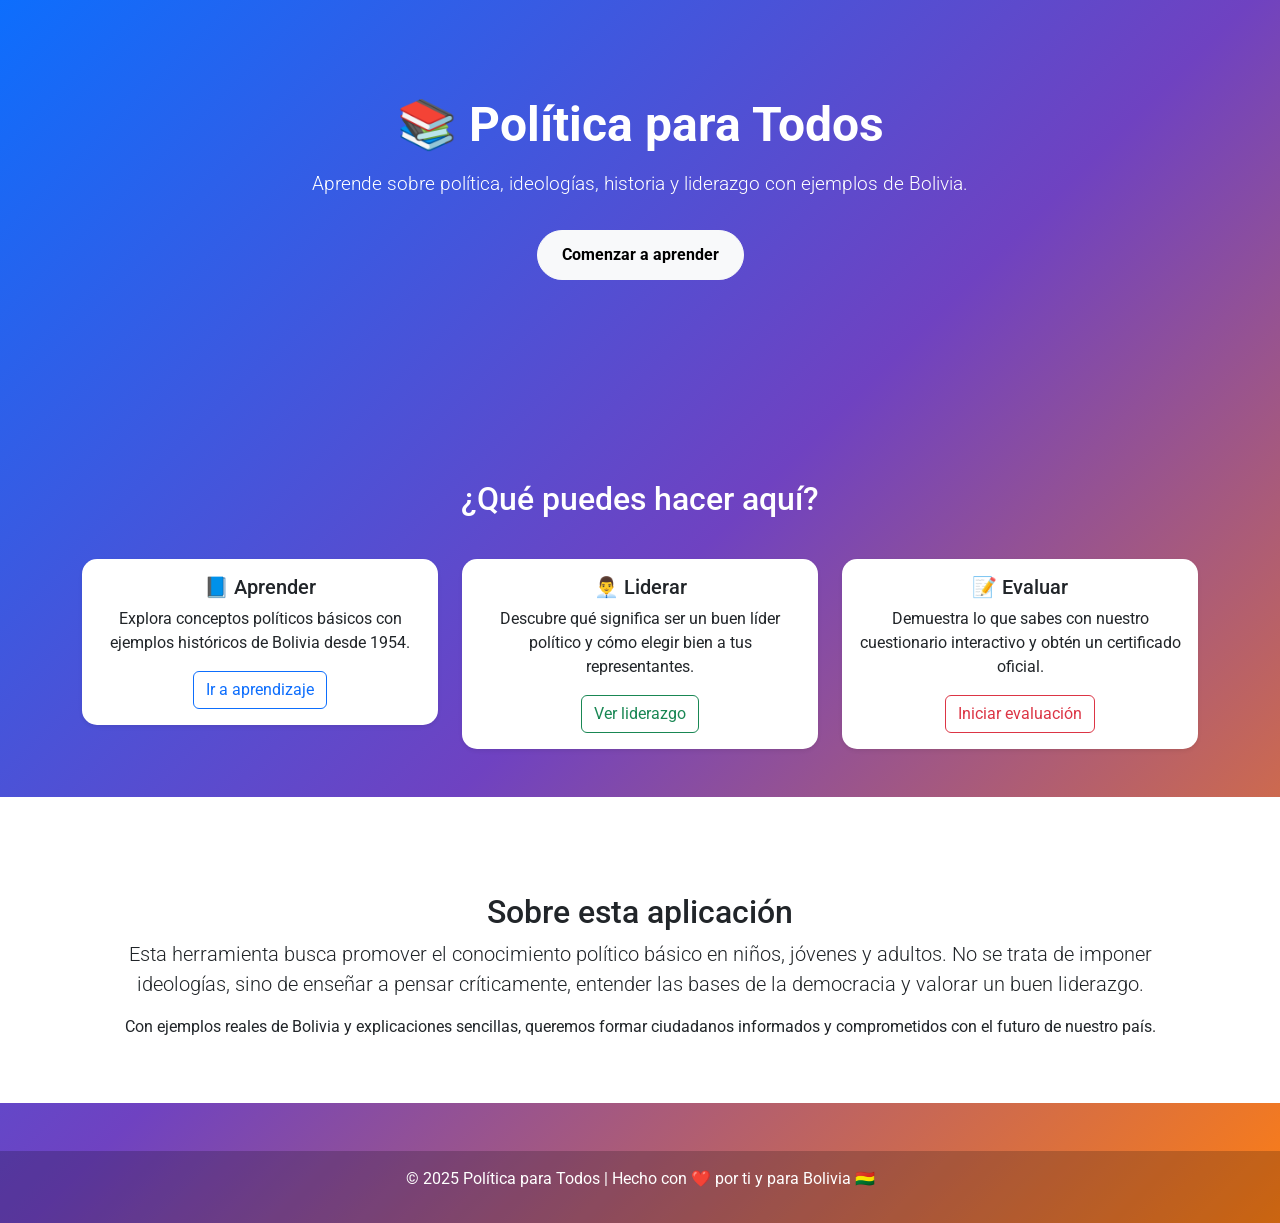
<file: index.html>
<!DOCTYPE html>
<html data-bs-theme="light" lang="en">

<head>
    <meta charset="utf-8">
    <meta name="viewport" content="width=device-width, initial-scale=1.0, shrink-to-fit=no">
    <title>Test</title>
    <link rel="stylesheet" href="assets/bootstrap/css/bootstrap.min.css">
    <link rel="stylesheet" href="assets/css/styles.css">
</head>

<body><!DOCTYPE html>
<html lang="es">
<head>
    <meta charset="UTF-8">
    <meta name="viewport" content="width=device-width, initial-scale=1">
    <title>Política para Todos - Inicio</title>
    <!-- Bootstrap CDN -->
    <link href="https://cdn.jsdelivr.net/npm/bootstrap@5.3.3/dist/css/bootstrap.min.css" rel="stylesheet">
    <!-- Google Fonts -->
    <link href="https://fonts.googleapis.com/css2?family=Roboto:wght@400;700&display=swap" rel="stylesheet">
    <style>
        body {
            font-family: 'Roboto', sans-serif;
            background: linear-gradient(135deg, #0d6efd, #6f42c1, #fd7e14);
            color: #fff;
            animation: gradientBG 15s ease infinite;
        }

        @keyframes gradientBG {
            0% {background-position: 0% 50%;}
            50% {background-position: 100% 50%;}
            100% {background-position: 0% 50%;}
        }

        .hero {
            padding: 6rem 0;
            text-align: center;
        }

        .hero h1 {
            font-size: 3rem;
            font-weight: 700;
        }

        .hero p {
            font-size: 1.2rem;
            margin-top: 1rem;
        }

        .btn-custom {
            margin: 0.5rem;
            padding: 0.75rem 1.5rem;
            font-weight: bold;
            border-radius: 30px;
            transition: all 0.3s ease;
        }

        .btn-custom:hover {
            transform: scale(1.05);
        }

        .section-title {
            font-size: 2rem;
            margin-top: 3rem;
            color: #fff;
        }

        .card {
            transition: transform 0.3s ease;
            border: none;
            border-radius: 15px;
        }

        .card:hover {
            transform: translateY(-5px);
        }

        .footer {
            background-color: rgba(0, 0, 0, 0.2);
            padding: 1rem;
            text-align: center;
            margin-top: 3rem;
        }
    </style>
</head>
<body>

<!-- Hero Section -->
<section class="hero">
    <div class="container">
        <h1>📚 Política para Todos</h1>
        <p class="lead">Aprende sobre política, ideologías, historia y liderazgo con ejemplos de Bolivia.</p>
        <a href="pagina1.html" class="btn btn-light btn-custom mt-3">Comenzar a aprender</a>
    </div>
</section>

<!-- Features Section -->
<section class="py-5 text-dark">
    <div class="container">
        <h2 class="section-title text-center">¿Qué puedes hacer aquí?</h2>
        <div class="row g-4 mt-3">
            <div class="col-md-4">
                <div class="card shadow-sm">
                    <div class="card-body text-center">
                        <h5 class="card-title">📘 Aprender</h5>
                        <p class="card-text">Explora conceptos políticos básicos con ejemplos históricos de Bolivia desde 1954.</p>
                        <a href="pagina1.html" class="btn btn-outline-primary">Ir a aprendizaje</a>
                    </div>
                </div>
            </div>
            <div class="col-md-4">
                <div class="card shadow-sm">
                    <div class="card-body text-center">
                        <h5 class="card-title">👨‍💼 Liderar</h5>
                        <p class="card-text">Descubre qué significa ser un buen líder político y cómo elegir bien a tus representantes.</p>
                        <a href="pagina2.html" class="btn btn-outline-success">Ver liderazgo</a>
                    </div>
                </div>
            </div>
            <div class="col-md-4">
                <div class="card shadow-sm">
                    <div class="card-body text-center">
                        <h5 class="card-title">📝 Evaluar</h5>
                        <p class="card-text">Demuestra lo que sabes con nuestro cuestionario interactivo y obtén un certificado oficial.</p>
                        <a href="pagina3_1.html" class="btn btn-outline-danger">Iniciar evaluación</a>
                    </div>
                </div>
            </div>
        </div>
    </div>
</section>

<!-- About Section -->
<section class="py-5 bg-white text-dark">
    <div class="container">
        <h2 class="section-title text-center text-dark">Sobre esta aplicación</h2>
        <p class="text-center lead">Esta herramienta busca promover el conocimiento político básico en niños, jóvenes y adultos. No se trata de imponer ideologías, sino de enseñar a pensar críticamente, entender las bases de la democracia y valorar un buen liderazgo.</p>
        <p class="mt-3 text-center">Con ejemplos reales de Bolivia y explicaciones sencillas, queremos formar ciudadanos informados y comprometidos con el futuro de nuestro país.</p>
    </div>
</section>

<!-- Footer -->
<footer class="footer">
    <p>&copy; 2025 Política para Todos | Hecho con ❤️ por ti y para Bolivia 🇧🇴</p>
</footer>

<!-- Scripts -->
<script src="https://cdn.jsdelivr.net/npm/bootstrap@5.3.3/dist/js/bootstrap.bundle.min.js"></script>
</body>
</html>
    <script src="assets/bootstrap/js/bootstrap.min.js"></script>
    <script src="assets/js/script.js"></script>
</body>

</html>
</file>
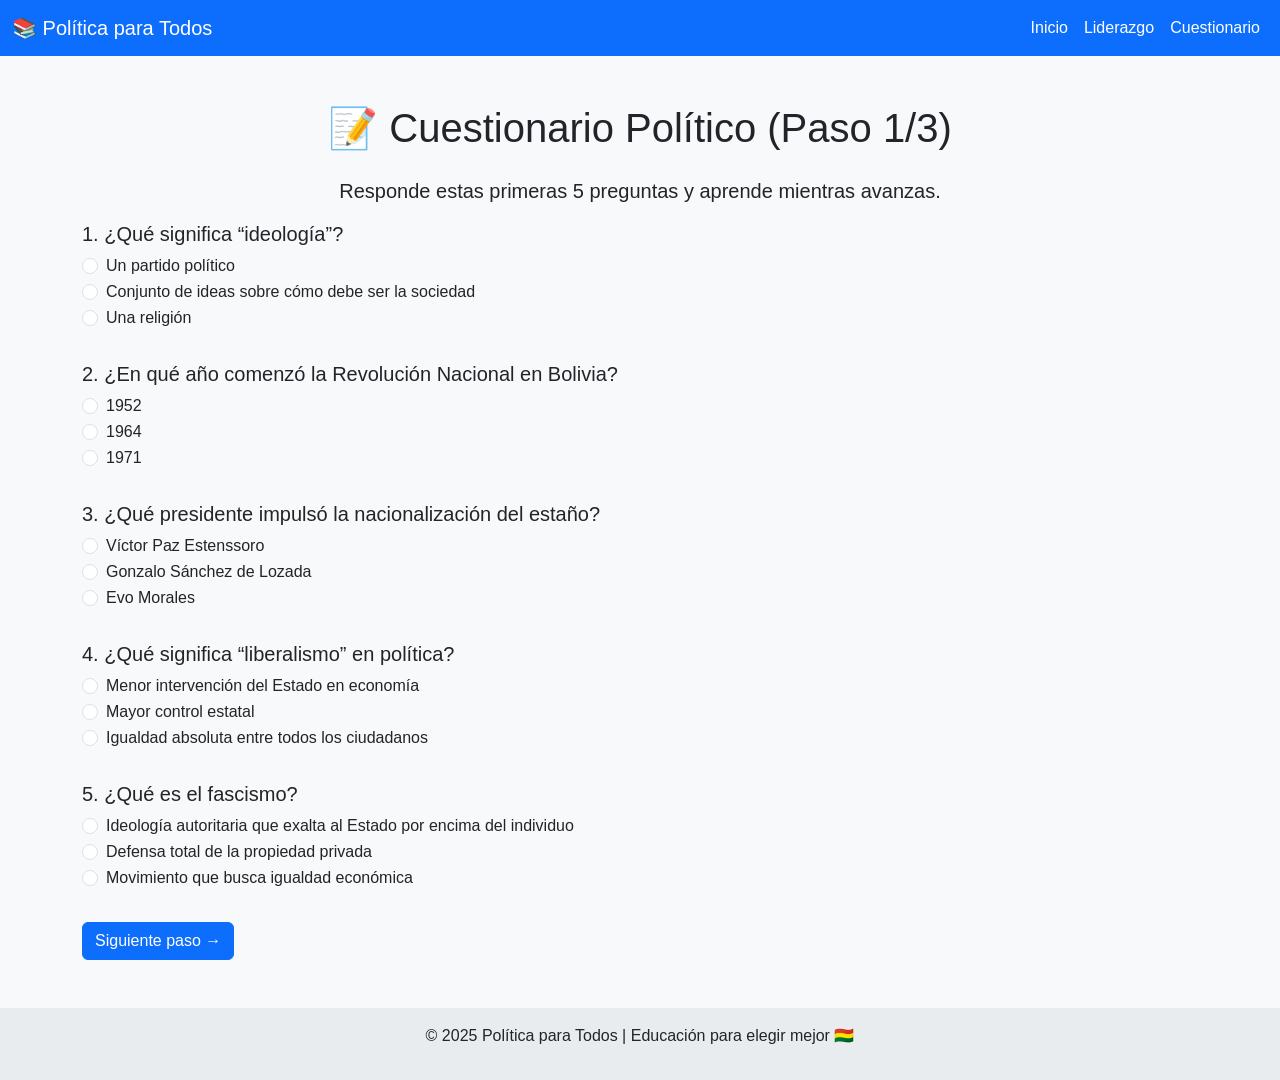
<file: pagina3_1.html>
<!DOCTYPE html>
<html data-bs-theme="light" lang="en">

<head>
    <meta charset="utf-8">
    <meta name="viewport" content="width=device-width, initial-scale=1.0, shrink-to-fit=no">
    <title>Test</title>
    <link rel="stylesheet" href="assets/bootstrap/css/bootstrap.min.css">
    <link rel="stylesheet" href="assets/css/styles.css">
</head>

<body><!DOCTYPE html>
<html lang="es">
<head>
    <meta charset="UTF-8">
    <meta name="viewport" content="width=device-width, initial-scale=1">
    <title>Política para Todos - Cuestionario (Parte 1)</title>
    <!-- Bootstrap CDN -->
    <link href="https://cdn.jsdelivr.net/npm/bootstrap@5.3.3/dist/css/bootstrap.min.css" rel="stylesheet">
    <style>
        body {
            background-color: #f8f9fa;
            font-family: 'Segoe UI', sans-serif;
        }
        .header-nav {
            background-color: #0d6efd;
        }
        .card-title {
            color: #0d6efd;
        }
        .footer {
            background-color: #e9ecef;
            padding: 1rem;
            text-align: center;
            margin-top: 2rem;
        }
        .correct {
            background-color: #d4edda;
            border-left: 4px solid #155724;
            padding: 1rem;
            margin-top: 1rem;
        }
        .incorrect {
            background-color: #f8d7da;
            border-left: 4px solid #721c24;
            padding: 1rem;
            margin-top: 1rem;
        }
        .question {
            margin-bottom: 2rem;
        }
    </style>
</head>
<body>

<!-- Header con navegación -->
<nav class="navbar navbar-expand-lg header-nav text-white">
    <div class="container-fluid">
        <a class="navbar-brand text-white" href="#">📚 Política para Todos</a>
        <button class="navbar-toggler" type="button" data-bs-toggle="collapse" data-bs-target="#navbarNav">
            <span class="navbar-toggler-icon"></span>
        </button>
        <div class="collapse navbar-collapse justify-content-end" id="navbarNav">
            <ul class="navbar-nav">
                <li class="nav-item"><a class="nav-link text-white" href="pagina1.html">Inicio</a></li>
                <li class="nav-item"><a class="nav-link text-white" href="pagina2.html">Liderazgo</a></li>
                <li class="nav-item"><a class="nav-link text-white active" href="#">Cuestionario</a></li>
            </ul>
        </div>
    </div>
</nav>

<!-- Contenido principal -->
<div class="container my-5">
    <h1 class="text-center mb-4">📝 Cuestionario Político (Paso 1/3)</h1>
    <p class="lead text-center">Responde estas primeras 5 preguntas y aprende mientras avanzas.</p>

    <form id="quizForm">
        <!-- Pregunta 1 -->
        <div class="question">
            <h5>1. ¿Qué significa “ideología”?</h5>
            <div class="form-check">
                <input class="form-check-input" type="radio" name="q1" value="a" required>
                <label class="form-check-label">Un partido político</label>
            </div>
            <div class="form-check">
                <input class="form-check-input" type="radio" name="q1" value="b">
                <label class="form-check-label">Conjunto de ideas sobre cómo debe ser la sociedad</label>
            </div>
            <div class="form-check">
                <input class="form-check-input" type="radio" name="q1" value="c">
                <label class="form-check-label">Una religión</label>
            </div>
            <div class="correct mt-2 d-none">✅ Correcto. La ideología es un conjunto de ideas sobre cómo organizar la sociedad.</div>
            <div class="incorrect mt-2 d-none">❌ Incorrecto. La ideología no es un partido ni una religión, sino un conjunto de ideas.</div>
        </div>

        <!-- Pregunta 2 -->
        <div class="question">
            <h5>2. ¿En qué año comenzó la Revolución Nacional en Bolivia?</h5>
            <div class="form-check">
                <input class="form-check-input" type="radio" name="q2" value="a" required>
                <label class="form-check-label">1952</label>
            </div>
            <div class="form-check">
                <input class="form-check-input" type="radio" name="q2" value="b">
                <label class="form-check-label">1964</label>
            </div>
            <div class="form-check">
                <input class="form-check-input" type="radio" name="q2" value="c">
                <label class="form-check-label">1971</label>
            </div>
            <div class="correct mt-2 d-none">✅ Correcto. La Revolución Nacional comenzó en 1952, liderada por el MNR.</div>
            <div class="incorrect mt-2 d-none">❌ Incorrecto. Fue en 1952, no en años posteriores.</div>
        </div>

        <!-- Pregunta 3 -->
        <div class="question">
            <h5>3. ¿Qué presidente impulsó la nacionalización del estaño?</h5>
            <div class="form-check">
                <input class="form-check-input" type="radio" name="q3" value="a" required>
                <label class="form-check-label">Víctor Paz Estenssoro</label>
            </div>
            <div class="form-check">
                <input class="form-check-input" type="radio" name="q3" value="b">
                <label class="form-check-label">Gonzalo Sánchez de Lozada</label>
            </div>
            <div class="form-check">
                <input class="form-check-input" type="radio" name="q3" value="c">
                <label class="form-check-label">Evo Morales</label>
            </div>
            <div class="correct mt-2 d-none">✅ Correcto. Víctor Paz Estenssoro fue quien nacionalizó las minas en 1952.</div>
            <div class="incorrect mt-2 d-none">❌ Incorrecto. Fue Víctor Paz Estenssoro quien lo hizo.</div>
        </div>

        <!-- Pregunta 4 -->
        <div class="question">
            <h5>4. ¿Qué significa “liberalismo” en política?</h5>
            <div class="form-check">
                <input class="form-check-input" type="radio" name="q4" value="a" required>
                <label class="form-check-label">Menor intervención del Estado en economía</label>
            </div>
            <div class="form-check">
                <input class="form-check-input" type="radio" name="q4" value="b">
                <label class="form-check-label">Mayor control estatal</label>
            </div>
            <div class="form-check">
                <input class="form-check-input" type="radio" name="q4" value="c">
                <label class="form-check-label">Igualdad absoluta entre todos los ciudadanos</label>
            </div>
            <div class="correct mt-2 d-none">✅ Correcto. El liberalismo busca menos intervención del gobierno en la economía.</div>
            <div class="incorrect mt-2 d-none">❌ Incorrecto. El liberalismo busca menor intervención del Estado, no mayor.</div>
        </div>

        <!-- Pregunta 5 -->
        <div class="question">
            <h5>5. ¿Qué es el fascismo?</h5>
            <div class="form-check">
                <input class="form-check-input" type="radio" name="q5" value="a" required>
                <label class="form-check-label">Ideología autoritaria que exalta al Estado por encima del individuo</label>
            </div>
            <div class="form-check">
                <input class="form-check-input" type="radio" name="q5" value="b">
                <label class="form-check-label">Defensa total de la propiedad privada</label>
            </div>
            <div class="form-check">
                <input class="form-check-input" type="radio" name="q5" value="c">
                <label class="form-check-label">Movimiento que busca igualdad económica</label>
            </div>
            <div class="correct mt-2 d-none">✅ Correcto. El fascismo prioriza al Estado por encima de todo, con líderes fuertes y represión.</div>
            <div class="incorrect mt-2 d-none">❌ Incorrecto. El fascismo se caracteriza por autoritarismo, no solo defensa de propiedad privada.</div>
        </div>

        <button type="submit" class="btn btn-primary">Siguiente paso →</button>
    </form>
</div>

<!-- Footer -->
<footer class="footer">
    <p>&copy; 2025 Política para Todos | Educación para elegir mejor 🇧🇴</p>
</footer>

<script>
    const form = document.getElementById('quizForm');

    form.addEventListener('submit', function(e) {
        e.preventDefault();

        let correctCount = 0;
        const correctAnswers = ['b','a','a','a','a'];

        for (let i = 0; i < correctAnswers.length; i++) {
            const selected = document.querySelector(`input[name=q${i+1}]:checked`);
            if (selected && selected.value === correctAnswers[i]) {
                correctCount++;
                document.querySelectorAll('.question')[i].querySelector('.correct').classList.remove('d-none');
                document.querySelectorAll('.question')[i].querySelector('.incorrect').classList.add('d-none');
            } else {
                document.querySelectorAll('.question')[i].querySelector('.incorrect').classList.remove('d-none');
                document.querySelectorAll('.question')[i].querySelector('.correct').classList.add('d-none');
            }
        }

        // Guardar puntaje parcial en localStorage
        localStorage.setItem('score_part1', correctCount);

        setTimeout(() => {
            window.location.href = 'pagina3_2.html';
        }, 2000);
    });
</script>

<!-- Scripts -->
<script src="https://cdn.jsdelivr.net/npm/bootstrap@5.3.3/dist/js/bootstrap.bundle.min.js"></script>
</body>
</html>
    <script src="assets/bootstrap/js/bootstrap.min.js"></script>
    <script src="assets/js/script.js"></script>
</body>

</html>
</file>
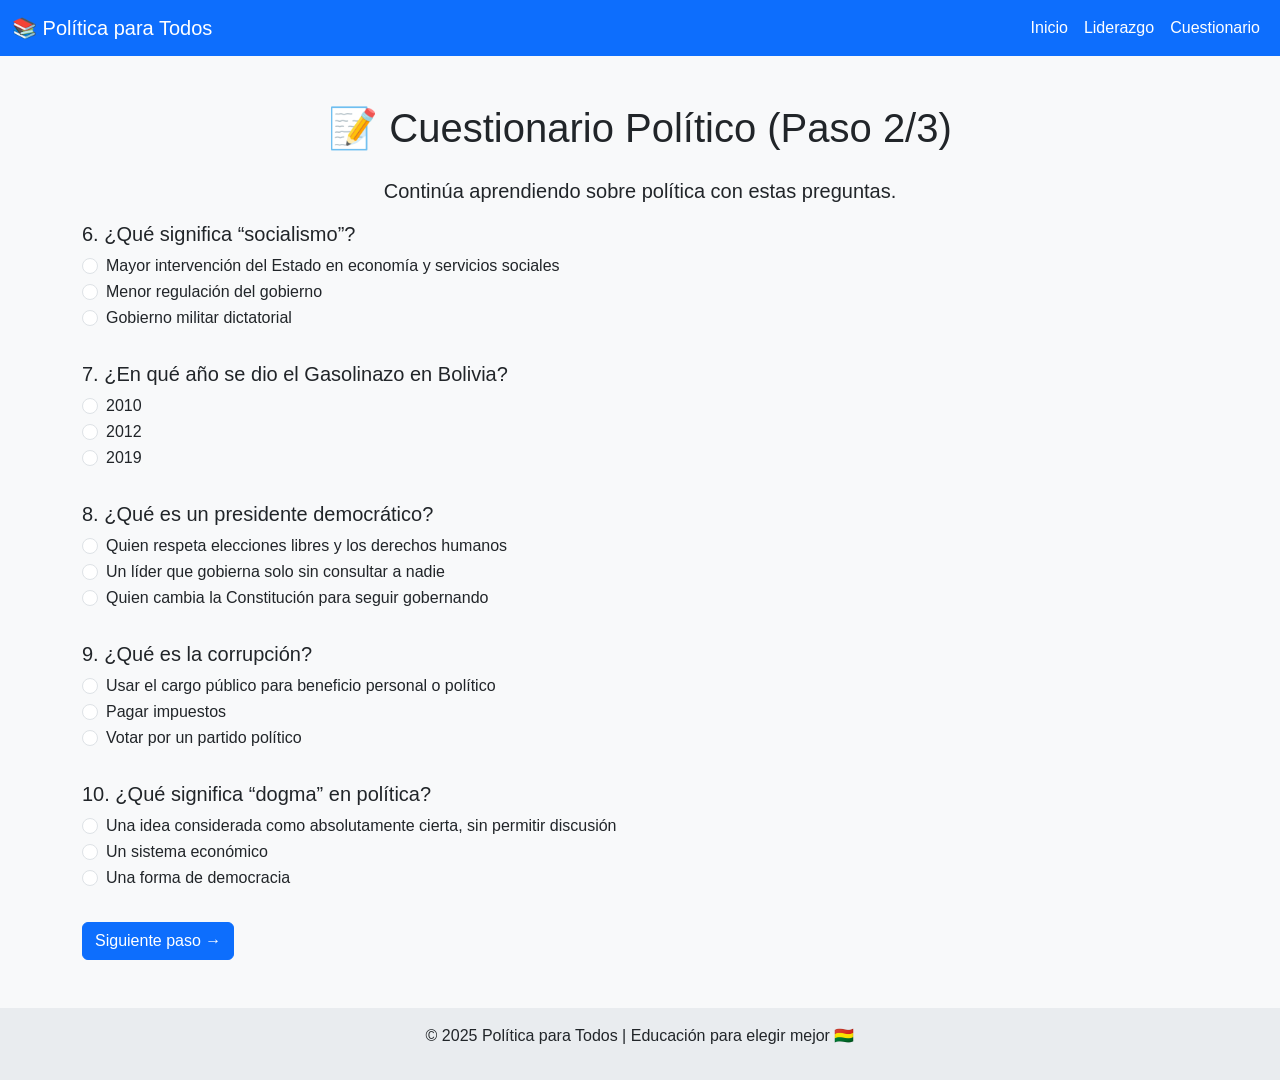
<file: pagina3_2.html>
<!DOCTYPE html>
<html data-bs-theme="light" lang="en">

<head>
    <meta charset="utf-8">
    <meta name="viewport" content="width=device-width, initial-scale=1.0, shrink-to-fit=no">
    <title>Test</title>
    <link rel="stylesheet" href="assets/bootstrap/css/bootstrap.min.css">
    <link rel="stylesheet" href="assets/css/styles.css">
</head>

<body><!DOCTYPE html>
<html lang="es">
<head>
    <meta charset="UTF-8">
    <meta name="viewport" content="width=device-width, initial-scale=1">
    <title>Política para Todos - Cuestionario (Parte 2)</title>
    <!-- Bootstrap CDN -->
    <link href="https://cdn.jsdelivr.net/npm/bootstrap@5.3.3/dist/css/bootstrap.min.css" rel="stylesheet">
    <style>
        body {
            background-color: #f8f9fa;
            font-family: 'Segoe UI', sans-serif;
        }
        .header-nav {
            background-color: #0d6efd;
        }
        .card-title {
            color: #0d6efd;
        }
        .footer {
            background-color: #e9ecef;
            padding: 1rem;
            text-align: center;
            margin-top: 2rem;
        }
        .correct {
            background-color: #d4edda;
            border-left: 4px solid #155724;
            padding: 1rem;
            margin-top: 1rem;
        }
        .incorrect {
            background-color: #f8d7da;
            border-left: 4px solid #721c24;
            padding: 1rem;
            margin-top: 1rem;
        }
        .question {
            margin-bottom: 2rem;
        }
    </style>
</head>
<body>

<!-- Header con navegación -->
<nav class="navbar navbar-expand-lg header-nav text-white">
    <div class="container-fluid">
        <a class="navbar-brand text-white" href="#">📚 Política para Todos</a>
        <button class="navbar-toggler" type="button" data-bs-toggle="collapse" data-bs-target="#navbarNav">
            <span class="navbar-toggler-icon"></span>
        </button>
        <div class="collapse navbar-collapse justify-content-end" id="navbarNav">
            <ul class="navbar-nav">
                <li class="nav-item"><a class="nav-link text-white" href="pagina1.html">Inicio</a></li>
                <li class="nav-item"><a class="nav-link text-white" href="pagina2.html">Liderazgo</a></li>
                <li class="nav-item"><a class="nav-link text-white active" href="#">Cuestionario</a></li>
            </ul>
        </div>
    </div>
</nav>

<!-- Contenido principal -->
<div class="container my-5">
    <h1 class="text-center mb-4">📝 Cuestionario Político (Paso 2/3)</h1>
    <p class="lead text-center">Continúa aprendiendo sobre política con estas preguntas.</p>

    <form id="quizForm">
        <!-- Pregunta 6 -->
        <div class="question">
            <h5>6. ¿Qué significa “socialismo”?</h5>
            <div class="form-check">
                <input class="form-check-input" type="radio" name="q6" value="a" required>
                <label class="form-check-label">Mayor intervención del Estado en economía y servicios sociales</label>
            </div>
            <div class="form-check">
                <input class="form-check-input" type="radio" name="q6" value="b">
                <label class="form-check-label">Menor regulación del gobierno</label>
            </div>
            <div class="form-check">
                <input class="form-check-input" type="radio" name="q6" value="c">
                <label class="form-check-label">Gobierno militar dictatorial</label>
            </div>
            <div class="correct mt-2 d-none">✅ Correcto. El socialismo busca más participación del Estado para garantizar igualdad.</div>
            <div class="incorrect mt-2 d-none">❌ Incorrecto. El socialismo implica mayor control estatal, no menor.</div>
        </div>

        <!-- Pregunta 7 -->
        <div class="question">
            <h5>7. ¿En qué año se dio el Gasolinazo en Bolivia?</h5>
            <div class="form-check">
                <input class="form-check-input" type="radio" name="q7" value="a" required>
                <label class="form-check-label">2010</label>
            </div>
            <div class="form-check">
                <input class="form-check-input" type="radio" name="q7" value="b">
                <label class="form-check-label">2012</label>
            </div>
            <div class="form-check">
                <input class="form-check-input" type="radio" name="q7" value="c">
                <label class="form-check-label">2019</label>
            </div>
            <div class="correct mt-2 d-none">✅ Correcto. El gasolinazo fue en 2010, durante el gobierno de Evo Morales.</div>
            <div class="incorrect mt-2 d-none">❌ Incorrecto. Fue en 2010, no en otros años.</div>
        </div>

        <!-- Pregunta 8 -->
        <div class="question">
            <h5>8. ¿Qué es un presidente democrático?</h5>
            <div class="form-check">
                <input class="form-check-input" type="radio" name="q8" value="a" required>
                <label class="form-check-label">Quien respeta elecciones libres y los derechos humanos</label>
            </div>
            <div class="form-check">
                <input class="form-check-input" type="radio" name="q8" value="b">
                <label class="form-check-label">Un líder que gobierna solo sin consultar a nadie</label>
            </div>
            <div class="form-check">
                <input class="form-check-input" type="radio" name="q8" value="c">
                <label class="form-check-label">Quien cambia la Constitución para seguir gobernando</label>
            </div>
            <div class="correct mt-2 d-none">✅ Correcto. Un buen presidente debe respetar leyes, elecciones y derechos.</div>
            <div class="incorrect mt-2 d-none">❌ Incorrecto. Un verdadero demócrata respeta reglas y no abusa del poder.</div>
        </div>

        <!-- Pregunta 9 -->
        <div class="question">
            <h5>9. ¿Qué es la corrupción?</h5>
            <div class="form-check">
                <input class="form-check-input" type="radio" name="q9" value="a" required>
                <label class="form-check-label">Usar el cargo público para beneficio personal o político</label>
            </div>
            <div class="form-check">
                <input class="form-check-input" type="radio" name="q9" value="b">
                <label class="form-check-label">Pagar impuestos</label>
            </div>
            <div class="form-check">
                <input class="form-check-input" type="radio" name="q9" value="c">
                <label class="form-check-label">Votar por un partido político</label>
            </div>
            <div class="correct mt-2 d-none">✅ Correcto. La corrupción es usar el poder para favorecer intereses personales.</div>
            <div class="incorrect mt-2 d-none">❌ Incorrecto. Corrupción no es pagar impuestos ni votar.</div>
        </div>

        <!-- Pregunta 10 -->
        <div class="question">
            <h5>10. ¿Qué significa “dogma” en política?</h5>
            <div class="form-check">
                <input class="form-check-input" type="radio" name="q10" value="a" required>
                <label class="form-check-label">Una idea considerada como absolutamente cierta, sin permitir discusión</label>
            </div>
            <div class="form-check">
                <input class="form-check-input" type="radio" name="q10" value="b">
                <label class="form-check-label">Un sistema económico</label>
            </div>
            <div class="form-check">
                <input class="form-check-input" type="radio" name="q10" value="c">
                <label class="form-check-label">Una forma de democracia</label>
            </div>
            <div class="correct mt-2 d-none">✅ Correcto. Un dogma es una creencia que no permite debate ni crítica.</div>
            <div class="incorrect mt-2 d-none">❌ Incorrecto. Dogma es una idea que se acepta sin discutirla.</div>
        </div>

        <button type="submit" class="btn btn-primary">Siguiente paso →</button>
    </form>
</div>

<!-- Footer -->
<footer class="footer">
    <p>&copy; 2025 Política para Todos | Educación para elegir mejor 🇧🇴</p>
</footer>

<script>
    const form = document.getElementById('quizForm');

    form.addEventListener('submit', function(e) {
        e.preventDefault();

        let correctCount = 0;
        const correctAnswers = ['a','b','a','a','a'];

        for (let i = 0; i < correctAnswers.length; i++) {
            const selected = document.querySelector(`input[name=q${i+6}]:checked`);
            if (selected && selected.value === correctAnswers[i]) {
                correctCount++;
                document.querySelectorAll('.question')[i].querySelector('.correct').classList.remove('d-none');
                document.querySelectorAll('.question')[i].querySelector('.incorrect').classList.add('d-none');
            } else {
                document.querySelectorAll('.question')[i].querySelector('.incorrect').classList.remove('d-none');
                document.querySelectorAll('.question')[i].querySelector('.correct').classList.add('d-none');
            }
        }

        // Guardar puntaje parcial
        const score1 = parseInt(localStorage.getItem('score_part1')) || 0;
        localStorage.setItem('score_part2', correctCount);
        localStorage.setItem('total_score_so_far', score1 + correctCount);

        setTimeout(() => {
            window.location.href = 'pagina3_3.html';
        }, 2000);
    });
</script>

<!-- Scripts -->
<script src="https://cdn.jsdelivr.net/npm/bootstrap@5.3.3/dist/js/bootstrap.bundle.min.js"></script>
</body>
</html>
    <script src="assets/bootstrap/js/bootstrap.min.js"></script>
    <script src="assets/js/script.js"></script>
</body>

</html>
</file>
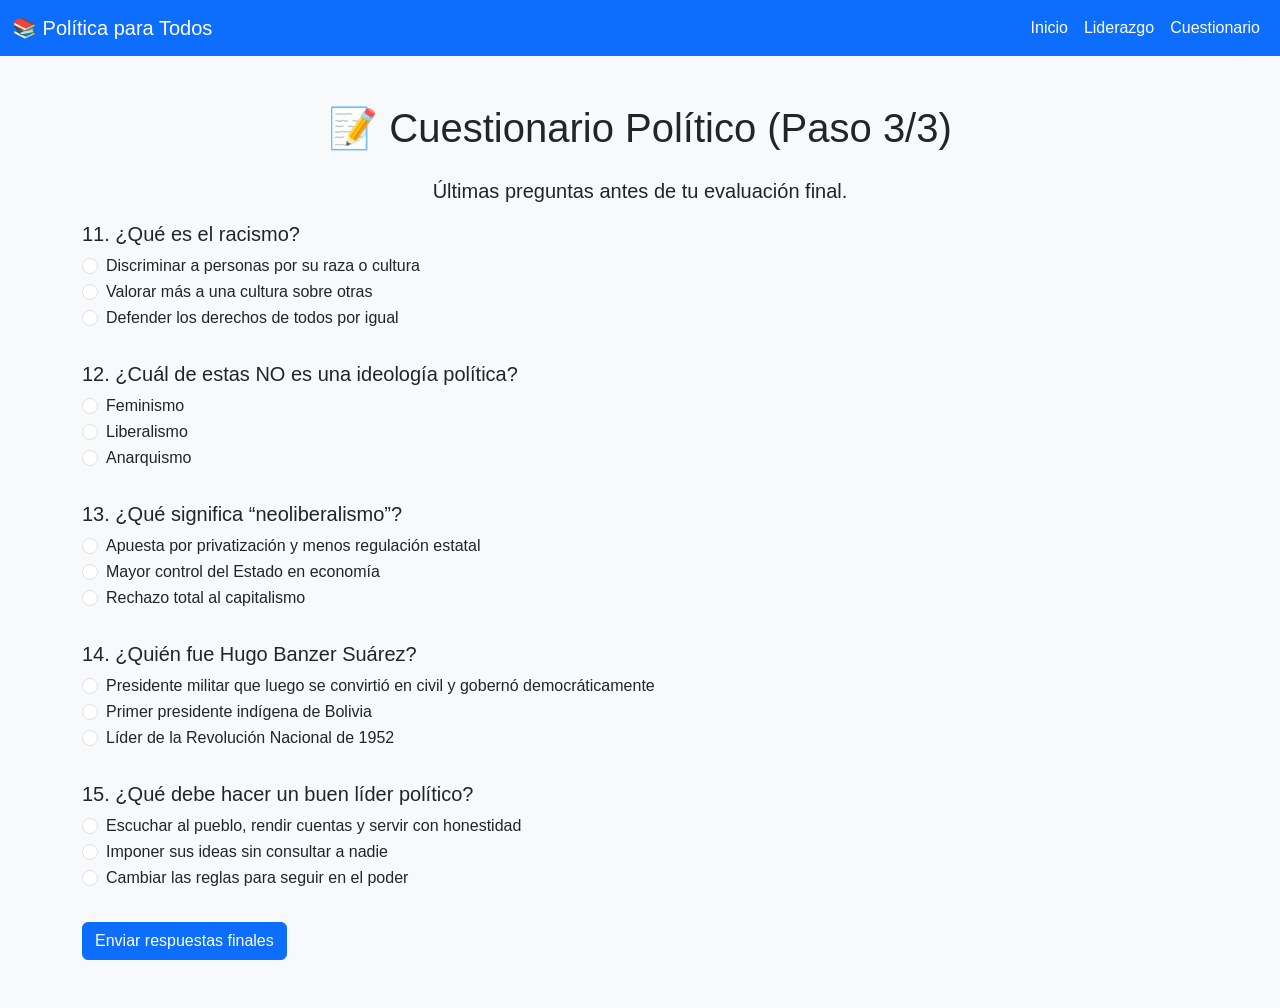
<file: pagina3_3.html>
<!DOCTYPE html>
<html data-bs-theme="light" lang="en">

<head>
    <meta charset="utf-8">
    <meta name="viewport" content="width=device-width, initial-scale=1.0, shrink-to-fit=no">
    <title>Test</title>
    <link rel="stylesheet" href="assets/bootstrap/css/bootstrap.min.css">
    <link rel="stylesheet" href="assets/css/styles.css">
</head>

<body><!DOCTYPE html>
<html lang="es">
<head>
    <meta charset="UTF-8">
    <meta name="viewport" content="width=device-width, initial-scale=1">
    <title>Política para Todos - Cuestionario (Parte 3)</title>
    <!-- Bootstrap CDN -->
    <link href="https://cdn.jsdelivr.net/npm/bootstrap@5.3.3/dist/css/bootstrap.min.css" rel="stylesheet">
    <style>
        body {
            background-color: #f8f9fa;
            font-family: 'Segoe UI', sans-serif;
        }
        .header-nav {
            background-color: #0d6efd;
        }
        .card-title {
            color: #0d6efd;
        }
        .footer {
            background-color: #e9ecef;
            padding: 1rem;
            text-align: center;
            margin-top: 2rem;
        }
        .correct {
            background-color: #d4edda;
            border-left: 4px solid #155724;
            padding: 1rem;
            margin-top: 1rem;
        }
        .incorrect {
            background-color: #f8d7da;
            border-left: 4px solid #721c24;
            padding: 1rem;
            margin-top: 1rem;
        }
        .question {
            margin-bottom: 2rem;
        }

        /* Estilo del certificado */
        .certificate {
            background: white;
            padding: 2rem;
            border-radius: 1rem;
            box-shadow: 0 0 10px rgba(0,0,0,0.1);
            max-width: 800px;
            margin: 3rem auto;
        }

        @media print {
            .no-print {
                display: none;
            }
            .certificate {
                box-shadow: none;
            }
        }
    </style>
</head>
<body>

<!-- Header con navegación -->
<nav class="navbar navbar-expand-lg header-nav text-white">
    <div class="container-fluid">
        <a class="navbar-brand text-white" href="#">📚 Política para Todos</a>
        <button class="navbar-toggler" type="button" data-bs-toggle="collapse" data-bs-target="#navbarNav">
            <span class="navbar-toggler-icon"></span>
        </button>
        <div class="collapse navbar-collapse justify-content-end" id="navbarNav">
            <ul class="navbar-nav">
                <li class="nav-item"><a class="nav-link text-white" href="pagina1.html">Inicio</a></li>
                <li class="nav-item"><a class="nav-link text-white" href="pagina2.html">Liderazgo</a></li>
                <li class="nav-item"><a class="nav-link text-white active" href="#">Cuestionario</a></li>
            </ul>
        </div>
    </div>
</nav>

<!-- Contenido principal -->
<div class="container my-5" id="quizSection">
    <h1 class="text-center mb-4">📝 Cuestionario Político (Paso 3/3)</h1>
    <p class="lead text-center">Últimas preguntas antes de tu evaluación final.</p>

    <form id="quizForm">
        <!-- Pregunta 11 -->
        <div class="question">
            <h5>11. ¿Qué es el racismo?</h5>
            <div class="form-check">
                <input class="form-check-input" type="radio" name="q11" value="a" required>
                <label class="form-check-label">Discriminar a personas por su raza o cultura</label>
            </div>
            <div class="form-check">
                <input class="form-check-input" type="radio" name="q11" value="b">
                <label class="form-check-label">Valorar más a una cultura sobre otras</label>
            </div>
            <div class="form-check">
                <input class="form-check-input" type="radio" name="q11" value="c">
                <label class="form-check-label">Defender los derechos de todos por igual</label>
            </div>
            <div class="correct mt-2 d-none">✅ Correcto. El racismo es tratar mal a alguien por su origen étnico o cultural.</div>
            <div class="incorrect mt-2 d-none">❌ Incorrecto. Discriminar por raza es racismo, no solo valorar culturas.</div>
        </div>

        <!-- Pregunta 12 -->
        <div class="question">
            <h5>12. ¿Cuál de estas NO es una ideología política?</h5>
            <div class="form-check">
                <input class="form-check-input" type="radio" name="q12" value="a" required>
                <label class="form-check-label">Feminismo</label>
            </div>
            <div class="form-check">
                <input class="form-check-input" type="radio" name="q12" value="b">
                <label class="form-check-label">Liberalismo</label>
            </div>
            <div class="form-check">
                <input class="form-check-input" type="radio" name="q12" value="c">
                <label class="form-check-label">Anarquismo</label>
            </div>
            <div class="correct mt-2 d-none">✅ Correcto. El feminismo es un movimiento social, no una ideología política como tal.</div>
            <div class="incorrect mt-2 d-none">❌ Incorrecto. El feminismo no es una ideología política completa, sino un movimiento.</div>
        </div>

        <!-- Pregunta 13 -->
        <div class="question">
            <h5>13. ¿Qué significa “neoliberalismo”?</h5>
            <div class="form-check">
                <input class="form-check-input" type="radio" name="q13" value="a" required>
                <label class="form-check-label">Apuesta por privatización y menos regulación estatal</label>
            </div>
            <div class="form-check">
                <input class="form-check-input" type="radio" name="q13" value="b">
                <label class="form-check-label">Mayor control del Estado en economía</label>
            </div>
            <div class="form-check">
                <input class="form-check-input" type="radio" name="q13" value="c">
                <label class="form-check-label">Rechazo total al capitalismo</label>
            </div>
            <div class="correct mt-2 d-none">✅ Correcto. El neoliberalismo implica menos intervención estatal y más mercado libre.</div>
            <div class="incorrect mt-2 d-none">❌ Incorrecto. El neoliberalismo busca menos control estatal, no más.</div>
        </div>

        <!-- Pregunta 14 -->
        <div class="question">
            <h5>14. ¿Quién fue Hugo Banzer Suárez?</h5>
            <div class="form-check">
                <input class="form-check-input" type="radio" name="q14" value="a" required>
                <label class="form-check-label">Presidente militar que luego se convirtió en civil y gobernó democráticamente</label>
            </div>
            <div class="form-check">
                <input class="form-check-input" type="radio" name="q14" value="b">
                <label class="form-check-label">Primer presidente indígena de Bolivia</label>
            </div>
            <div class="form-check">
                <input class="form-check-input" type="radio" name="q14" value="c">
                <label class="form-check-label">Líder de la Revolución Nacional de 1952</label>
            </div>
            <div class="correct mt-2 d-none">✅ Correcto. Fue dictador entre 1971 y 1978, y luego presidente electo entre 1997 y 2001.</div>
            <div class="incorrect mt-2 d-none">❌ Incorrecto. Hugo Banzer fue dictador y luego presidente constitucional.</div>
        </div>

        <!-- Pregunta 15 -->
        <div class="question">
            <h5>15. ¿Qué debe hacer un buen líder político?</h5>
            <div class="form-check">
                <input class="form-check-input" type="radio" name="q15" value="a" required>
                <label class="form-check-label">Escuchar al pueblo, rendir cuentas y servir con honestidad</label>
            </div>
            <div class="form-check">
                <input class="form-check-input" type="radio" name="q15" value="b">
                <label class="form-check-label">Imponer sus ideas sin consultar a nadie</label>
            </div>
            <div class="form-check">
                <input class="form-check-input" type="radio" name="q15" value="c">
                <label class="form-check-label">Cambiar las reglas para seguir en el poder</label>
            </div>
            <div class="correct mt-2 d-none">✅ Correcto. Un buen líder escucha, sirve y no abusa del poder.</div>
            <div class="incorrect mt-2 d-none">❌ Incorrecto. Un buen líder no abusa del poder ni manipula las leyes.</div>
        </div>

        <button type="submit" class="btn btn-primary">Enviar respuestas finales</button>
    </form>
</div>

<!-- Sección de resultados -->
<div id="resultSection" class="container my-5 d-none">
    <h2 class="text-center">📊 Tu resultado final</h2>
    <p class="lead text-center" id="scoreMessage"></p>
    <p class="text-center" id="finalMessage"></p>

    <!-- Certificado -->
    <div id="certificate" class="certificate text-center">
        <h3>📜 Certificado de Conocimiento Político</h3>
        <p class="mt-4">Se otorga este certificado a:</p>
        <h4 id="userName">[Nombre del usuario]</h4>
        <p>Por haber obtenido un puntaje destacado en el cuestionario de conocimientos políticos básicos.</p>
        <p><strong>Puntaje:</strong> <span id="certScore"></span>/15</p>
        <p class="mt-4">Este reconocimiento simboliza su compromiso con la educación cívica y democrática.</p>
        <p><em>Firmado digitalmente por:</em><br><strong>Bolivia te lo agradece</strong></p>
        <button class="btn btn-success mt-4 no-print" onclick="window.print()">🖨️ Imprimir certificado</button>
    </div>
</div>

<script>
    const form = document.getElementById('quizForm');
    const quizSection = document.getElementById('quizSection');
    const resultSection = document.getElementById('resultSection');
    const scoreMessage = document.getElementById('scoreMessage');
    const finalMessage = document.getElementById('finalMessage');
    const userName = document.getElementById('userName');
    const certScore = document.getElementById('certScore');

    form.addEventListener('submit', function(e) {
        e.preventDefault();

        let correctCount = 0;
        const correctAnswers = ['a','a','a','a','a'];

        for (let i = 0; i < correctAnswers.length; i++) {
            const selected = document.querySelector(`input[name=q${i+11}]:checked`);
            if (selected && selected.value === correctAnswers[i]) {
                correctCount++;
                document.querySelectorAll('.question')[i].querySelector('.correct').classList.remove('d-none');
                document.querySelectorAll('.question')[i].querySelector('.incorrect').classList.add('d-none');
            } else {
                document.querySelectorAll('.question')[i].querySelector('.incorrect').classList.remove('d-none');
                document.querySelectorAll('.question')[i].querySelector('.correct').classList.add('d-none');
            }
        }

        // Calcular puntaje total
        const score1 = parseInt(localStorage.getItem('score_part1')) || 0;
        const score2 = parseInt(localStorage.getItem('score_part2')) || 0;
        const totalScore = score1 + score2 + correctCount;

        // Mostrar resultados
        quizSection.classList.add('d-none');
        resultSection.classList.remove('d-none');

        scoreMessage.textContent = `Obtuviste ${totalScore} puntos de 15 posibles.`;

        if (totalScore >= 12) {
            finalMessage.innerHTML = `<span class="text-success">¡Felicitaciones! Has demostrado un gran conocimiento político.</span>`;
            userName.textContent = prompt("Ingresa tu nombre para el certificado:");
            certScore.textContent = totalScore;
            setTimeout(() => window.print(), 1000);
            setTimeout(() => window.location.href = 'pagina1.html', 10000); // Volver a página 1 después de 10 segundos
        } else {
            finalMessage.innerHTML = `<span class="text-danger">No alcanzaste el puntaje mínimo. Vamos a repasar juntos para aprender más.</span>`;
            setTimeout(() => window.location.href = 'pagina1.html', 5000);
        }
    });
</script>

<!-- Scripts -->
<script src="https://cdn.jsdelivr.net/npm/bootstrap@5.3.3/dist/js/bootstrap.bundle.min.js"></script>
</body>
</html>
    <script src="assets/bootstrap/js/bootstrap.min.js"></script>
    <script src="assets/js/script.js"></script>
</body>

</html>
</file>
<file: assets/css/styles.css>
body {
  background-color: #f8f9fa;
  color: #212529;
}

.card {
  transition: transform 0.3s;
}

.card:hover {
  transform: translateY(-5px);
}

.timeline .card {
  border-left: 5px solid #0d6efd;
}

.explanation {
  margin-top: 1rem;
}

.alert {
  padding: 0.75rem 1.25rem;
}
</file>
